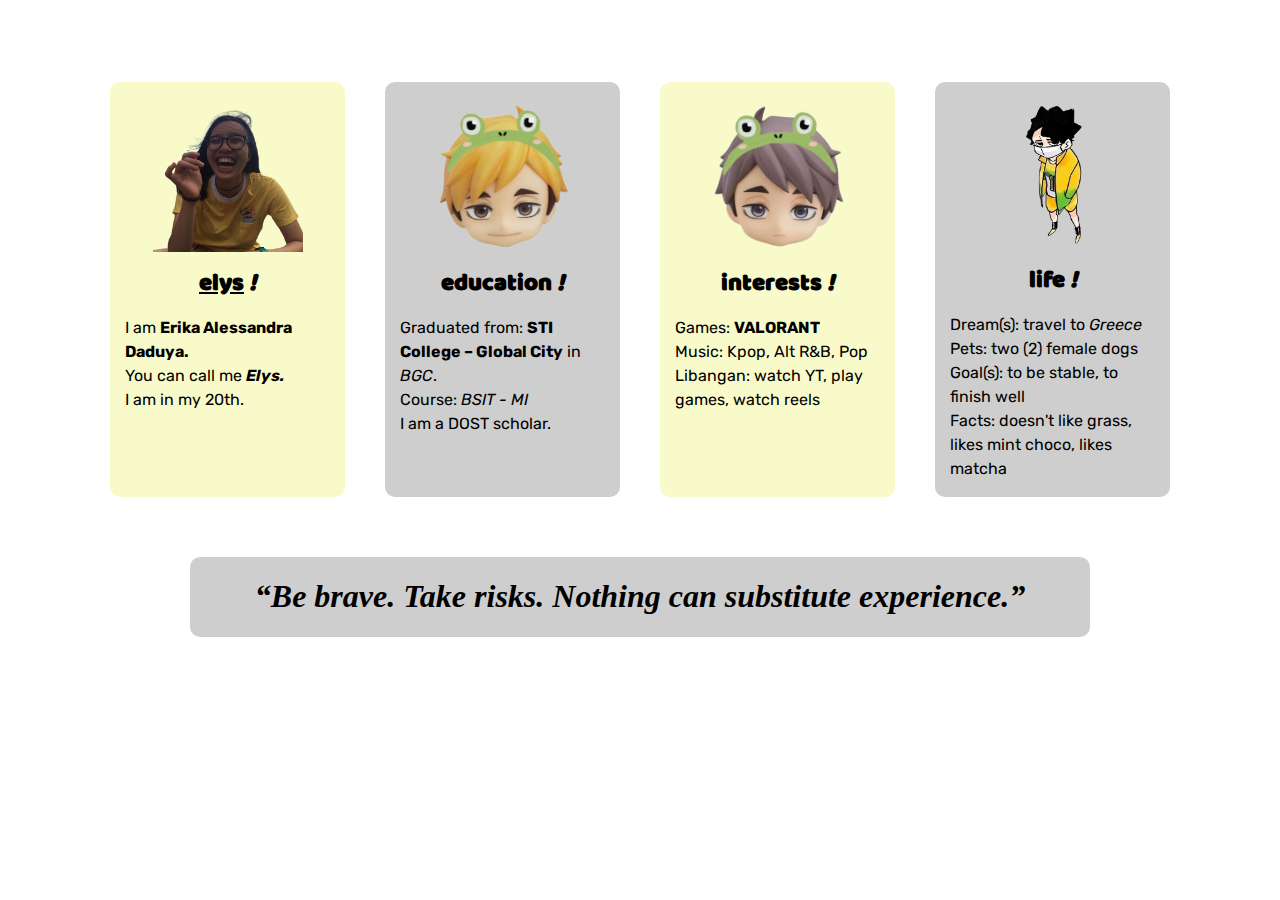
<file: week3/index.html>
<!DOCTYPE html>
<html>
    <head>
        <meta charset="utf-8">
        <link rel="preconnect" href="https://fonts.googleapis.com">
        <link rel="preconnect" href="https://fonts.gstatic.com" crossorigin>
        <link href="https://fonts.googleapis.com/css2?family=Rubik:wght@300&display=swap" rel="stylesheet">
        <title>Profile</title>
    </head>
    <style>
        @font-face {
            font-family: "myFont";
            src: url(./fonts/baloo.regular.ttf);
        }
        h2 {
            font-family: "myFont";
            text-align: center;
            line-height: 1.0;
        }
        p {
            font-family: 'Rubik', sans-serif;
            line-height: 1.5;
        }
        body {
            display: flex;
            justify-content: center;
            background: url(https://media0.giphy.com/media/v1.Y2lkPTc5MGI3NjExNTJ6cXFianN1Yzk1MDJsMTQwYzcxZWFrMjZib3F5NXlwYzRtMTN1NCZlcD12MV9pbnRlcm5hbF9naWZfYnlfaWQmY3Q9cw/Thw1a3yuO9jAHlDiRE/giphy.gif);
        }
        img {
            display: block;
            margin-left: auto;
            margin-right: auto;
        }
        .container {
            position: relative;
            width: 1100px;
            display: flex;
            justify-content: center;
            align-items: center;
            padding: 30px;
            margin-top: auto;
        }

        .container .card {
            position: relative;
            width: 310px;
            height: 375px;
            background: #F9FACA;
            margin: 30px 20px;
            padding: 20px 15px;
            display: flex;
            flex-direction: column;
            margin-top: 4%;
            border-radius: 10px;
        }
        
        .container .card2 {
            position: relative;
            width: 310px;
            height: 375px;
            background: #cecece;
            margin: 30px 20px;
            padding: 20px 15px;
            display: flex;
            flex-direction: column;
            margin-top: 4%;
            border-radius: 10px;
        }

        .container .quote{
            width: 900px;
            height: 80px;
            position: absolute;
            bottom: -80px;
            background: #cecece;
            text-align: center;
            border-radius: 10px;
        }

    </style>
    <body>
        <div class="container">

            <div class="card">
                <div class="imgBx">
                    <img src="./webprof/elys.png" alt="prof pic" width="150" height="150">
                </a>
                <h2><u>elys</u> <em>!</em></h2>
                <p>I am <strong>Erika Alessandra Daduya.</strong>
                    <br>You can call me <em><b>Elys.</b></em>
                    <br>I am in my 20th.
                </p>
                </div>  
            </div>

            <div class="card2">
                <div class="imgBx">
                    <img src="./webprof/atsumu.png" alt="educ" width="150" height="150">
                </a>
                <h2>education <em>!</em></h2>
                <p>Graduated from: <b>STI College – Global City</b> in <i>BGC</i>.
                    <br>Course: <i>BSIT - MI</i>
                    <br>I am a DOST scholar.
                </p>
                </div>  
            </div>

            <div class="card">
                <div class="imgBx">
                    <img src="./webprof/osamu.png" alt="likes" width="150" height="150">
                </a>
                <h2>interests <em>!</em></h2>
                <p>Games: <b>VALORANT</b>
                    <br>Music: Kpop, Alt R&B, Pop
                    <br>Libangan: watch YT, play games, watch reels
                </p>
                </div>  
            </div>

            <div class="card2">
                <div class="imgBx">
                    <img src="./webprof/kiyochibi.png" alt="life" width="147" height="147">
                </a>
                <h2>life <em>!</em></h2>
                <p>Dream(s): travel to <em>Greece</em>
                    <br>Pets: two (2) female dogs
                    <br>Goal(s): to be stable, to finish well
                    <br>Facts: doesn't like grass, likes mint choco, likes matcha
                </p>
                </div>  
            </div>
            
            <div class="quote">
                <h1><em>“Be brave. Take risks. Nothing can substitute experience.”</em></h1>
            </div>

        </div>
    </body>
</html>
</file>
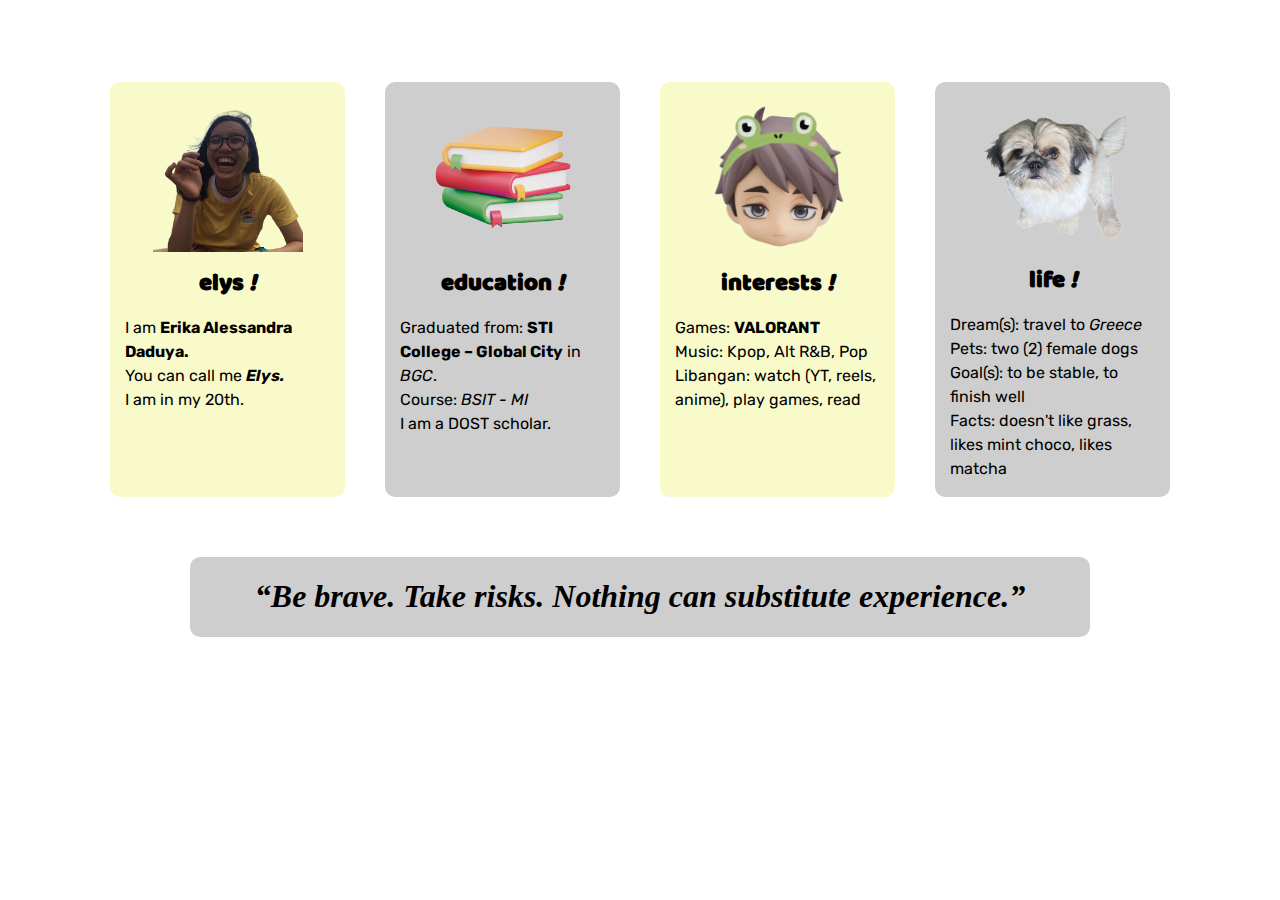
<file: week5/index.html>
<!DOCTYPE html>
<html>
    <head>
        <meta charset="utf-8">
        <link rel="preconnect" href="https://fonts.googleapis.com">
        <link rel="preconnect" href="https://fonts.gstatic.com" crossorigin>
        <link href="https://fonts.googleapis.com/css2?family=Rubik:wght@300&display=swap" rel="stylesheet">
        <title>Profile</title>
    <style>
        @font-face {
            font-family: "myFont";
            src: url(./fonts/baloo.regular.ttf);
        }
        h2 {
            font-family: "myFont";
            text-align: center;
            line-height: 1.0;
        }
        p {
            font-family: 'Rubik', sans-serif;
            line-height: 1.5;
        }
        body {
            display: flex;
            justify-content: center;
            background: url(https://media0.giphy.com/media/v1.Y2lkPTc5MGI3NjExNTJ6cXFianN1Yzk1MDJsMTQwYzcxZWFrMjZib3F5NXlwYzRtMTN1NCZlcD12MV9pbnRlcm5hbF9naWZfYnlfaWQmY3Q9cw/Thw1a3yuO9jAHlDiRE/giphy.gif);
        }
        img {
            display: block;
            margin-left: auto;
            margin-right: auto;
        }
        .container {
            position: relative;
            width: 1100px;
            display: flex;
            justify-content: center;
            align-items: center;
            padding: 30px;
            margin-top: auto;
        }

        .container .card {
            position: relative;
            width: 310px;
            height: 375px;
            background: #F9FACA;
            margin: 30px 20px;
            padding: 20px 15px;
            display: flex;
            flex-direction: column;
            margin-top: 4%;
            border-radius: 10px;
        }
        
        .container .card2 {
            position: relative;
            width: 310px;
            height: 375px;
            background: #cecece;
            margin: 30px 20px;
            padding: 20px 15px;
            display: flex;
            flex-direction: column;
            margin-top: 4%;
            border-radius: 10px;
        }

        .container .quote{
            width: 900px;
            height: 80px;
            position: absolute;
            bottom: -80px;
            background: #cecece;
            text-align: center;
            border-radius: 10px;
        }
        @media only screen and (max-width: 768px) {
    .container{
        flex-direction: column;
    }
    .card{
        background-color: aliceblue;
    }
    .quote em{
        color: purple !important;
    }
}
    </style>
    <link rel="stylesheet" href="./style.css">
    </head>
    <body>
        <div class="container">

            <div class="card">
                <div class="imgBx">
                    <img src="./webprof/elys.png" alt="prof pic" width="150" height="150">
                </a>
                <h2>elys <em>!</em></h2>
                <p>I am <strong>Erika Alessandra Daduya.</strong>
                    <br>You can call me <em><b>Elys.</b></em>
                    <br>I am in my 20th.
                </p>
                </div>  
            </div>

            <div class="card2">
                <div class="imgBx">
                    <img src="./icons/educicon.png" alt="educ" width="150" height="150">
                </a>
                <h2>education <em>!</em></h2>
                <p>Graduated from: <b>STI College – Global City</b> in <i>BGC</i>.
                    <br>Course: <i>BSIT - MI</i>
                    <br>I am a DOST scholar.
                </p>
                </div>  
            </div>

            <div class="card">
                <div class="imgBx">
                    <img src="./webprof/osamu.png" alt="likes" width="150" height="150">
                </a>
                <h2>interests <em>!</em></h2>
                <p>Games: <b>VALORANT</b>
                    <br>Music: Kpop, Alt R&B, Pop
                    <br>Libangan: watch (YT, reels, anime), play games, read
                </p>
                </div>  
            </div>

            <div class="card2">
                <div class="imgBx">
                    <img src="./webprof/ting.png" alt="life" width="147" height="147">
                </a>
                <h2>life <em>!</em></h2>
                <p>Dream(s): travel to <em>Greece</em>
                    <br>Pets: two (2) female dogs
                    <br>Goal(s): to be stable, to finish well
                    <br>Facts: doesn't like grass, likes mint choco, likes matcha
                </p>
                </div>  
            </div>
            
            <div class="quote">
                <h1><em>“Be brave. Take risks. Nothing can substitute experience.”</em></h1>
            </div>

        </div>
    </body>
</html>
</file>
<file: week5/style.css>
:root {
    --gradient: linear-gradient(#8AFFB2, #11251C);
}
.desktopbg{
    width: auto; 
    height: auto; 
    position: relative; 
    background: #11251C
}
.gradient{
    width: 100%; 
    height: 1080%; 
    left: 0px; 
    top: 181px; 
    position: absolute; 
    background: linear-gradient(180deg, #8AFFB2 0%, #488860 3%, #2A533B 25%, #1F3E2D 40%, #11251C 100%)
}
.header{
    width: 100%; 
    height: 400%; 
    left: 0px; 
    top: 0px; 
    position: absolute; 
    background: #8AFFB2
}
.main-icon{
    width: 200px; 
    height: 200px; 
    left: 620px; 
    top: 96px; 
    position: absolute; 
    background: #AEE06D; 
    border-radius: 9999px
}
.mask-group{
    width: 200px; 
    height: 200px; 
    left: 620px; 
    top: 96px; 
    position: absolute;
}
.ellipse2{
    width: 200px; 
    height: 200px; 
    position: absolute; 
    background: #11251C; 
    border-radius: 9999px
}
.elys{
    width: 200px; 
    height: 200px; 
    position: absolute;
}
.books{
    width: 170px; 
    height: 0px; 
    left: 984px; 
    top: 701px; 
    position: absolute
}
.educ-exp{
    right: 120px; 
    bottom: 90px; 
    position: absolute; 
    text-align: center; 
    color: white; 
    font-size: 24px; 
    font-family: Inter; 
    font-weight: 400; 
    word-wrap: break-word
}
.book-icon{
    width: 100px; 
    height: 120px; 
    right: 135px; 
    bottom: 170px; 
    position: absolute
}
#aboutme{
    left: 400px; 
    top: 450px; 
    position: absolute; 
    color: white; 
    font-size: 24px; 
    font-family: Inter; 
    font-weight: 400; 
    word-wrap: break-word
}
.about-me{
    width: 100%; 
    height: 100%; 
    position: relative
}
.profile-icon{
    width: 100px; 
    height: 100px; 
    left: 400px; 
    top: 365px; 
    position: absolute
}
.name{
    color: white; 
    font-size: 40px; 
    font-family: Inter; 
    font-weight: 700; 
    word-wrap: break-word
}
</file>
